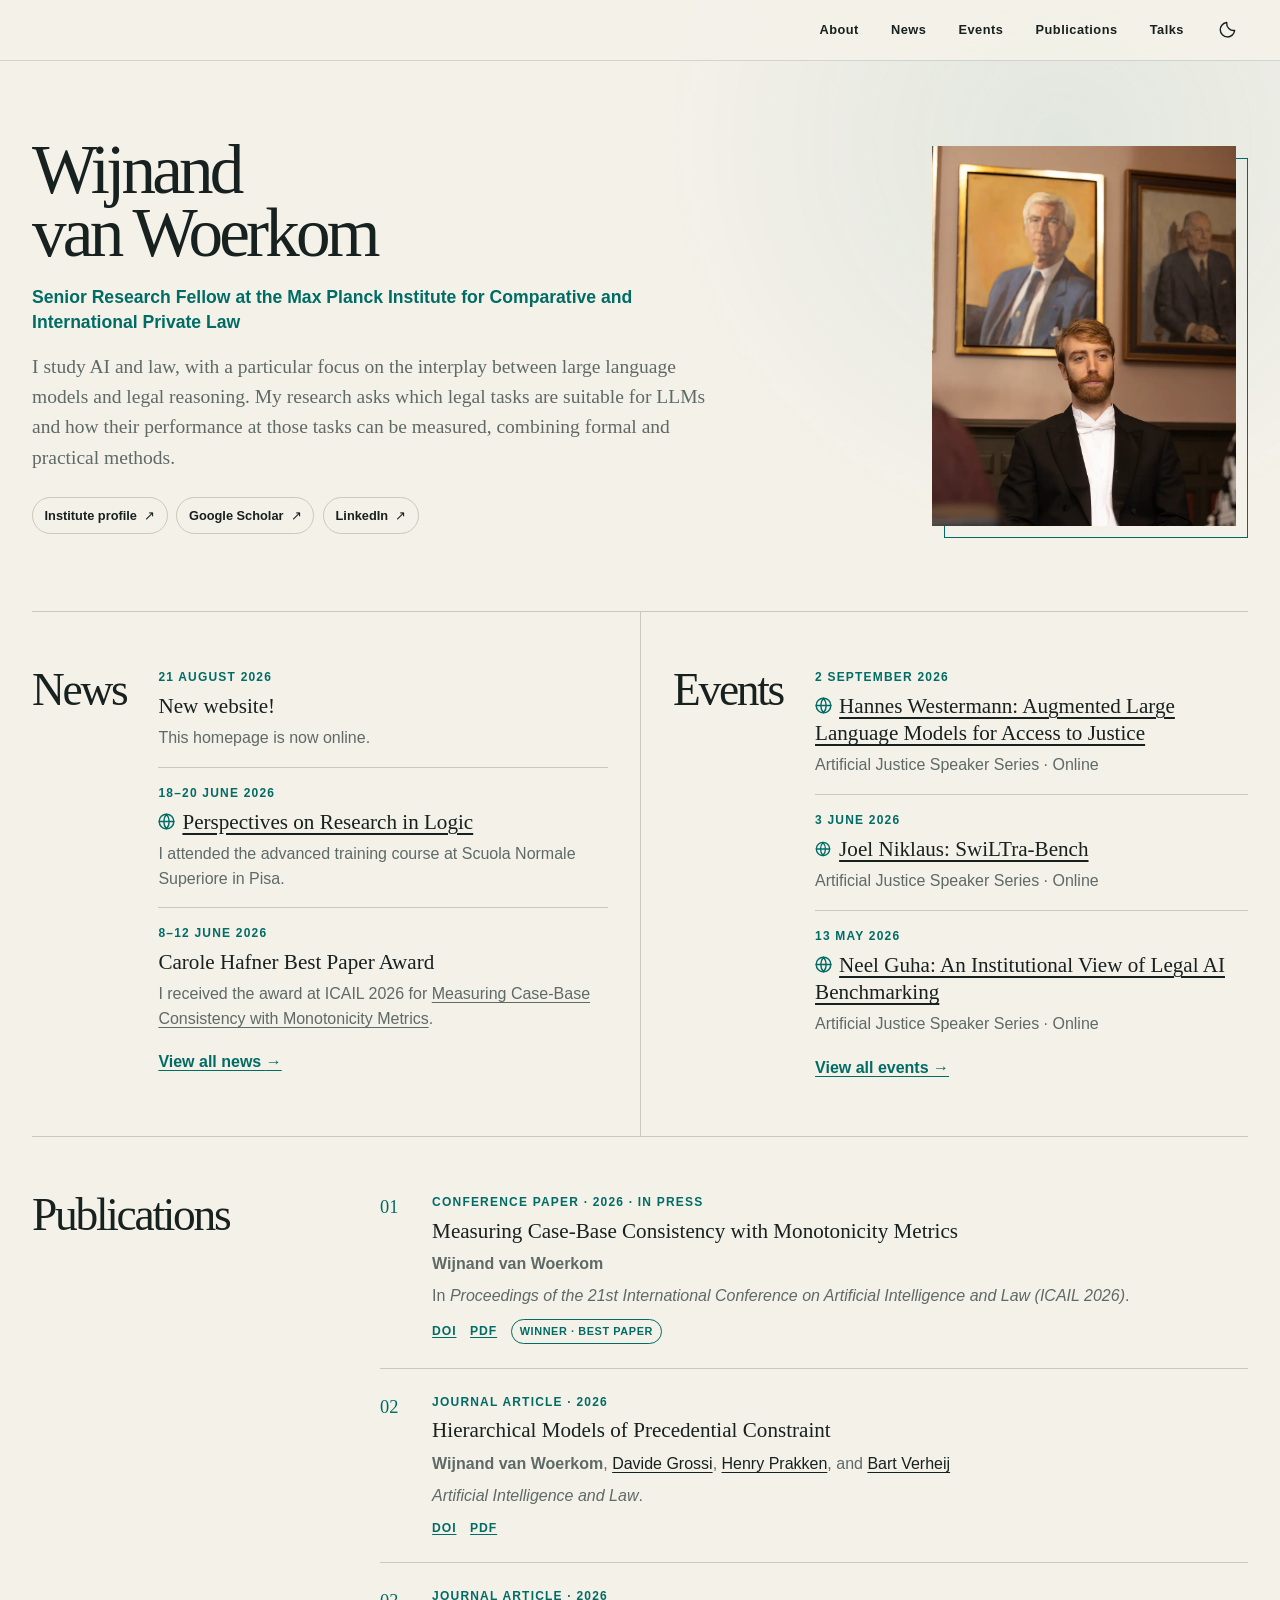
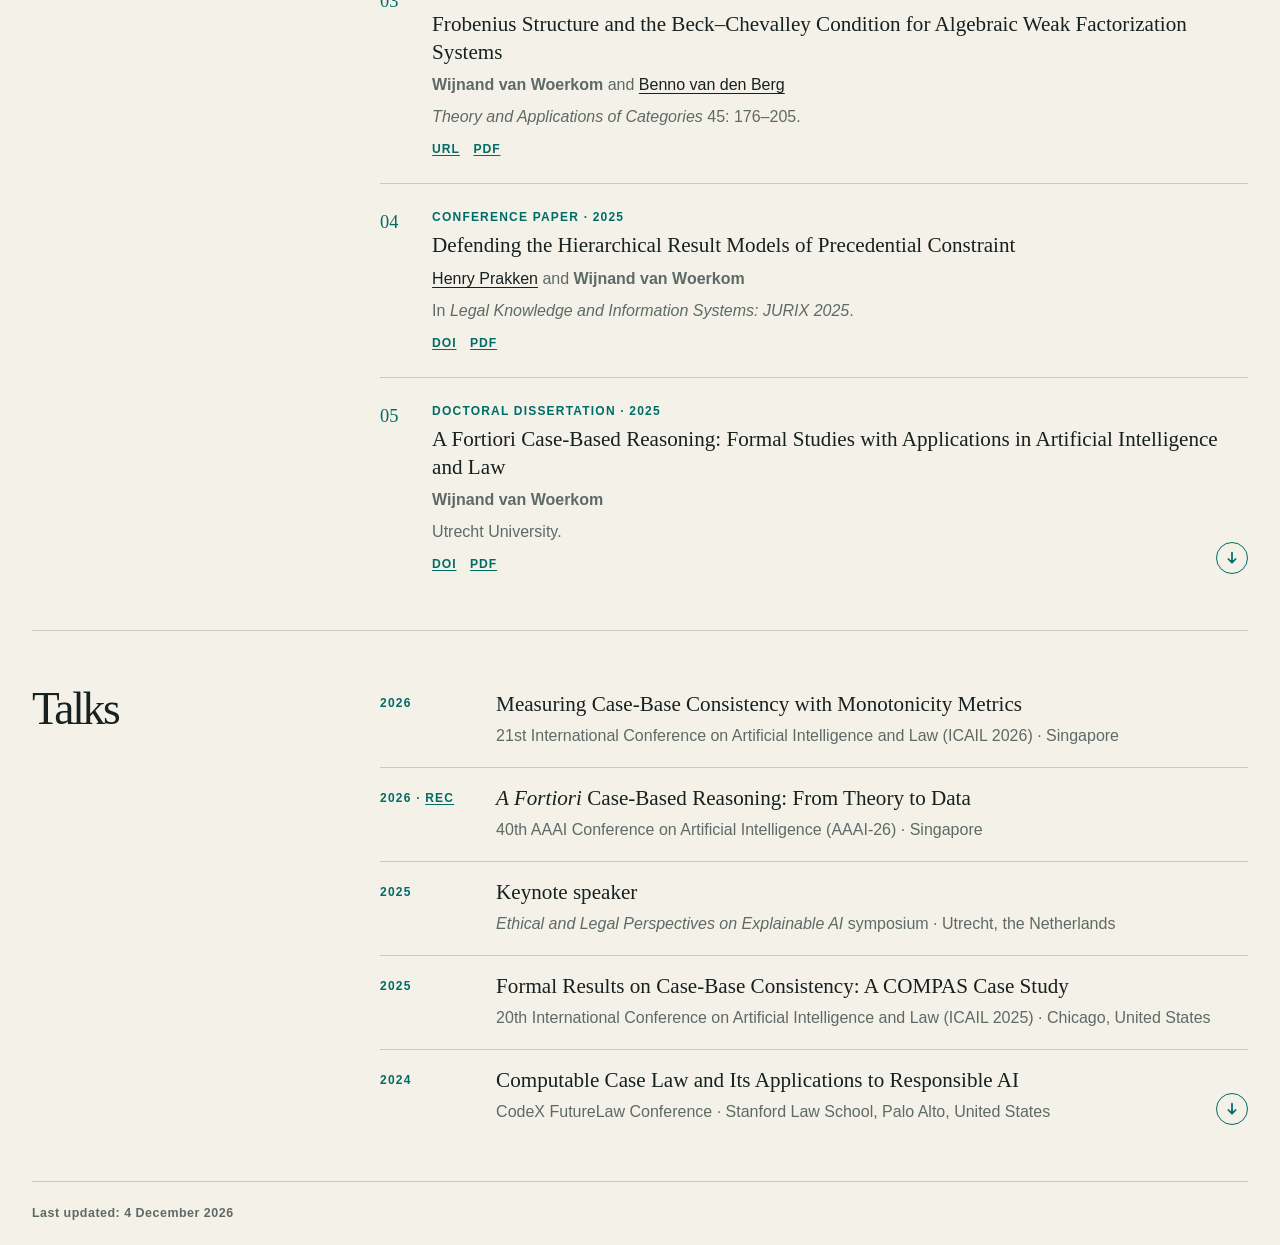
<file: index.html>
<!doctype html>
<html lang="en">
  <head>
    <meta charset="utf-8">
    <meta name="viewport" content="width=device-width, initial-scale=1">
    <meta name="theme-color" content="#f4f1e9">
    <meta
      name="description"
      content="Wijnand van Woerkom is a researcher working on artificial intelligence, law, and legal reasoning."
    >
    <title>Wijnand van Woerkom</title>
    <link rel="icon" href="favicon.ico?v=1" sizes="16x16 32x32 48x48 64x64">
    <link rel="icon" href="assets/icons/favicon.svg?v=13" type="image/svg+xml" sizes="any">
    <link rel="icon" href="assets/icons/favicon-32.png?v=13" sizes="32x32" type="image/png">
    <link rel="apple-touch-icon" href="assets/icons/apple-touch-icon.png?v=13">
    <script src="scripts/theme.js?v=1"></script>
    <link rel="stylesheet" href="styles.css?v=20">
    <script src="scripts/site.js?v=14" defer></script>
    <!-- Cloudflare Web Analytics -->
    <script
      type="module"
      src="https://static.cloudflareinsights.com/beacon.min.js"
      data-cf-beacon='{"token":"e0fe1af6a7254c2898507b56984e4957"}'
    ></script>
    <!-- End Cloudflare Web Analytics -->
  </head>
  <body id="top">
    <a class="skip-link" href="#main-content">Skip to main content</a>

    <header class="site-header">
      <div class="header-inner">
        <nav aria-label="Primary navigation">
          <a href="#about">About</a>
          <a href="#news">News</a>
          <a href="#events">Events</a>
          <a href="#publications">Publications</a>
          <a href="#talks">Talks</a>
        </nav>
        <button class="theme-toggle" type="button" data-theme-toggle aria-label="Switch to dark mode" title="Switch to dark mode" hidden>
          <svg class="theme-icon-moon" viewBox="0 0 24 24" aria-hidden="true" focusable="false">
            <path d="M20.8 13.1A9 9 0 0 1 10.9 3.2a9 9 0 1 0 9.9 9.9Z"></path>
          </svg>
          <svg class="theme-icon-sun" viewBox="0 0 24 24" aria-hidden="true" focusable="false">
            <circle cx="12" cy="12" r="4"></circle>
            <path d="M12 2v2M12 20v2M2 12h2M20 12h2M4.93 4.93l1.42 1.42M17.65 17.65l1.42 1.42M4.93 19.07l1.42-1.42M17.65 6.35l1.42-1.42"></path>
          </svg>
        </button>
      </div>
    </header>

    <main id="main-content">
      <section class="hero" id="about" aria-labelledby="page-title">
        <div class="hero-copy">
          <h1 id="page-title" class="name-heading" aria-label="Wijnand van Woerkom">
            <span class="name-part" data-pronunciation-part data-pronunciation-name="Wijnand">
              <button
                class="name-toggle"
                type="button"
                aria-expanded="false"
                aria-label="Show the pronunciation of Wijnand"
                data-pronunciation-toggle
              >
                <span class="name-standard" aria-hidden="true">Wijnand</span>
                <span class="name-ipa" aria-hidden="true">/ˈʋɛi̯.nɑnt/</span>
              </button>
              <button
                class="pronunciation-play"
                type="button"
                aria-label="Play the pronunciation of Wijnand"
                data-pronunciation-play="pronunciation-wijnand"
                hidden
              >
                <svg viewBox="0 0 24 24" aria-hidden="true">
                  <path d="M4 9v6h4l5 4V5L8 9H4Z"></path>
                  <path d="M16 8.5a5 5 0 0 1 0 7M18.5 6a8.5 8.5 0 0 1 0 12"></path>
                </svg>
              </button>
              <audio id="pronunciation-wijnand" src="assets/audio/wijnand.mp3" preload="none"></audio>
            </span>
            <span class="name-part" data-pronunciation-part data-pronunciation-name="van Woerkom">
              <button
                class="name-toggle"
                type="button"
                aria-expanded="false"
                aria-label="Show the pronunciation of van Woerkom"
                data-pronunciation-toggle
              >
                <span class="name-standard" aria-hidden="true">van Woerkom</span>
                <span class="name-ipa" aria-hidden="true">/fɑn ˈʋuːr.kɔm/</span>
              </button>
              <button
                class="pronunciation-play"
                type="button"
                aria-label="Play the pronunciation of van Woerkom"
                data-pronunciation-play="pronunciation-van-woerkom"
                hidden
              >
                <svg viewBox="0 0 24 24" aria-hidden="true">
                  <path d="M4 9v6h4l5 4V5L8 9H4Z"></path>
                  <path d="M16 8.5a5 5 0 0 1 0 7M18.5 6a8.5 8.5 0 0 1 0 12"></path>
                </svg>
              </button>
              <audio id="pronunciation-van-woerkom" src="assets/audio/vanwoerkom.mp3" preload="none"></audio>
            </span>
          </h1>
          <p class="role">
            Senior Research Fellow at the Max Planck Institute for Comparative and
            International Private Law
          </p>
          <p class="introduction">
            I study AI and law, with a particular focus on the interplay between large
            language models and legal reasoning. My research asks which legal tasks are
            suitable for LLMs and how their performance at those tasks can be measured,
            combining formal and practical methods.
          </p>

          <ul class="profile-links" aria-label="External profiles">
            <li>
              <a href="https://www.mpipriv.de/vanwoerkom">Institute profile <span aria-hidden="true">↗</span></a>
            </li>
            <li>
              <a href="https://scholar.google.com/citations?user=RA7F5CwAAAAJ">Google Scholar <span aria-hidden="true">↗</span></a>
            </li>
            <li>
              <a href="https://www.linkedin.com/in/wijn/">LinkedIn <span aria-hidden="true">↗</span></a>
            </li>
          </ul>
        </div>

        <figure class="portrait-wrap">
          <span class="portrait-accent" aria-hidden="true"></span>
          <img
            class="portrait"
            src="assets/images/portraits/wijnand-portrait-1.webp?v=3"
            data-random-portrait
            data-portraits="assets/images/portraits/wijnand-portrait-1.webp?v=3|assets/images/portraits/wijnand-portrait-2.webp?v=3|assets/images/portraits/wijnand-portrait-3.webp?v=3|assets/images/portraits/wijnand-portrait-4.webp?v=3"
            alt="Wijnand van Woerkom"
            width="960"
            height="1200"
            fetchpriority="high"
          >
        </figure>
      </section>

      <section class="split-section" aria-label="Latest news and events">
        <article class="split-panel" id="news" aria-labelledby="news-heading">
          <header class="section-heading">
            <h2 id="news-heading">News</h2>
          </header>
          <div class="section-content">
            <ul class="preview-list">
              <!-- Keep these first three entries in sync with news.html. -->
              <li>
                <time datetime="2026-08-21">21 August 2026</time>
                <div>
                  <h3>New website!</h3>
                  <p>This homepage is now online.</p>
                </div>
              </li>
              <li>
                <time datetime="2026-06-18">18–20 June 2026</time>
                <div>
                  <h3><a href="https://www.sns.it/it/evento/perspectives-research-logic">Perspectives on Research in Logic</a></h3>
                  <p>I attended the advanced training course at Scuola Normale Superiore in Pisa.</p>
                </div>
              </li>
              <li>
                <time datetime="2026-06-08">8–12 June 2026</time>
                <div>
                  <h3>Carole Hafner Best Paper Award</h3>
                  <p>
                    I received the award at ICAIL 2026 for
                    <a href="assets/documents/publications/woerkom2026measuringcasebase.pdf">Measuring Case-Base Consistency with Monotonicity Metrics</a>.
                  </p>
                </div>
              </li>
            </ul>
            <a class="text-link" href="news.html">View all news <span aria-hidden="true">→</span></a>
          </div>
        </article>

        <article class="split-panel" id="events" aria-labelledby="events-heading">
          <header class="section-heading">
            <h2 id="events-heading">Events</h2>
          </header>
          <div class="section-content">
            <ul class="preview-list">
              <!-- Keep these first three entries in sync with events.html. -->
              <li>
                <time datetime="2026-09-02">2 September 2026</time>
                <div>
                  <h3>
                    <a href="https://www.mpipriv.de/events/46498/1929073">Hannes Westermann: Augmented Large Language Models for Access to Justice</a>
                  </h3>
                  <p>Artificial Justice Speaker Series · Online</p>
                </div>
              </li>
              <li>
                <time datetime="2026-06-03">3 June 2026</time>
                <div>
                  <h3>
                    <a href="https://www.mpipriv.de/events/45762/1929073">Joel Niklaus: SwiLTra-Bench</a>
                  </h3>
                  <p>Artificial Justice Speaker Series · Online</p>
                </div>
              </li>
              <li>
                <time datetime="2026-05-13">13 May 2026</time>
                <div>
                  <h3>
                    <a href="https://www.mpipriv.de/events/45510/1929073">Neel Guha: An Institutional View of Legal AI Benchmarking</a>
                  </h3>
                  <p>Artificial Justice Speaker Series · Online</p>
                </div>
              </li>
            </ul>
            <a class="text-link" href="events.html">View all events <span aria-hidden="true">→</span></a>
          </div>
        </article>
      </section>

      <section class="content-section" id="publications" aria-labelledby="publications-heading">
        <header class="section-heading">
          <h2 id="publications-heading">Publications</h2>
        </header>
        <div class="section-content">
          <ol class="publication-list" id="publication-list">
            <li>
              <article>
                <p class="entry-type">Conference paper · 2026 · In press</p>
                <h3>Measuring Case-Base Consistency with Monotonicity Metrics</h3>
                <p class="authors"><strong>Wijnand van Woerkom</strong></p>
                <p class="citation">In <em>Proceedings of the 21st International Conference on Artificial Intelligence and Law (ICAIL 2026)</em>.</p>
                <p class="entry-links">
                  <a href="https://doi.org/10.1145/3836937.3836975">DOI</a>
                  <a href="assets/documents/publications/woerkom2026measuringcasebase.pdf">PDF</a>
                  <span class="award-badge">Winner · Best Paper</span>
                </p>
              </article>
            </li>
            <li>
              <article>
                <p class="entry-type">Journal article · 2026</p>
                <h3>Hierarchical Models of Precedential Constraint</h3>
                <p class="authors">
                  <strong>Wijnand van Woerkom</strong>,
                  <a href="https://davidegrossi.me/">Davide Grossi</a>,
                  <a href="https://webspace.science.uu.nl/~prakk101/">Henry Prakken</a>, and
                  <a href="https://www.ai.rug.nl/~verheij/">Bart Verheij</a>
                </p>
                <p class="citation"><em>Artificial Intelligence and Law</em>.</p>
                <p class="entry-links">
                  <a href="https://doi.org/10.1007/s10506-025-09461-x">DOI</a>
                  <a href="assets/documents/publications/woerkom2026hierarchicalmodelsprecedential.pdf">PDF</a>
                </p>
              </article>
            </li>
            <li>
              <article>
                <p class="entry-type">Journal article · 2026</p>
                <h3>Frobenius Structure and the Beck–Chevalley Condition for Algebraic Weak Factorization Systems</h3>
                <p class="authors">
                  <strong>Wijnand van Woerkom</strong> and
                  <a href="https://www.uva.nl/profiel/b/e/b.vandenberg3/b.van-den-berg.html">Benno van den Berg</a>
                </p>
                <p class="citation"><em>Theory and Applications of Categories</em> 45: 176–205.</p>
                <p class="entry-links">
                  <a href="https://tac.mta.ca/tac/volumes/45/5/45-05abs.html">URL</a>
                  <a href="assets/documents/publications/woerkom2026frobeniusstructurecondition.pdf">PDF</a>
                </p>
              </article>
            </li>
            <li>
              <article>
                <p class="entry-type">Conference paper · 2025</p>
                <h3>Defending the Hierarchical Result Models of Precedential Constraint</h3>
                <p class="authors">
                  <a href="https://webspace.science.uu.nl/~prakk101/">Henry Prakken</a> and <strong>Wijnand van Woerkom</strong>
                </p>
                <p class="citation">In <em>Legal Knowledge and Information Systems: JURIX 2025</em>.</p>
                <p class="entry-links">
                  <a href="https://doi.org/10.3233/FAIA251608">DOI</a>
                  <a href="assets/documents/publications/prakken2025defendinghierarchicalresult.pdf">PDF</a>
                </p>
              </article>
            </li>
            <li>
              <article>
                <p class="entry-type">Doctoral dissertation · 2025</p>
                <h3>A Fortiori Case-Based Reasoning: Formal Studies with Applications in Artificial Intelligence and Law</h3>
                <p class="authors"><strong>Wijnand van Woerkom</strong></p>
                <p class="citation">Utrecht University.</p>
                <p class="entry-links">
                  <a href="https://doi.org/10.33540/2994">DOI</a>
                  <a href="assets/documents/publications/proefschrift_web.pdf">PDF</a>
                </p>
              </article>
            </li>
            <li>
              <article>
                <p class="entry-type">Conference paper · 2025</p>
                <h3>Formal Results on Case-Base Consistency: A COMPAS Case Study</h3>
                <p class="authors"><strong>Wijnand van Woerkom</strong></p>
                <p class="citation">In <em>Proceedings of the 20th International Conference on Artificial Intelligence and Law (ICAIL 2025)</em>.</p>
                <p class="entry-links">
                  <a href="https://doi.org/10.1145/3769126.3769190">DOI</a>
                  <a href="assets/documents/publications/woerkom2025formalresultscase.pdf">PDF</a>
                  <span class="award-badge">Winner · Best Student Paper</span>
                </p>
              </article>
            </li>
            <li>
              <article>
                <p class="entry-type">Conference paper · 2024</p>
                <h3>A Case-Based-Reasoning Analysis of the COMPAS Dataset</h3>
                <p class="authors">
                  <strong>Wijnand van Woerkom</strong>,
                  <a href="https://davidegrossi.me/">Davide Grossi</a>,
                  <a href="https://webspace.science.uu.nl/~prakk101/">Henry Prakken</a>, and
                  <a href="https://www.ai.rug.nl/~verheij/">Bart Verheij</a>
                </p>
                <p class="citation">In <em>Legal Knowledge and Information Systems: JURIX 2024</em>.</p>
                <p class="entry-links">
                  <a href="https://doi.org/10.3233/FAIA241244">DOI</a>
                  <a href="assets/documents/publications/woerkom2024cbranalysiscompas.pdf">PDF</a>
                  <span class="award-badge award-badge-secondary">Runner-up · Best Student Paper</span>
                </p>
              </article>
            </li>
            <li>
              <article>
                <p class="entry-type">Journal article · 2024</p>
                <h3>A Fortiori Case-Based Reasoning: From Theory to Data</h3>
                <p class="authors">
                  <strong>Wijnand van Woerkom</strong>,
                  <a href="https://davidegrossi.me/">Davide Grossi</a>,
                  <a href="https://webspace.science.uu.nl/~prakk101/">Henry Prakken</a>, and
                  <a href="https://www.ai.rug.nl/~verheij/">Bart Verheij</a>
                </p>
                <p class="citation"><em>Journal of Artificial Intelligence Research</em> 81: 401–441.</p>
                <p class="entry-links">
                  <a href="https://doi.org/10.1613/jair.1.15178">DOI</a>
                  <a href="assets/documents/publications/woerkom2024fortioricbrtheory.pdf">PDF</a>
                </p>
              </article>
            </li>
            <li>
              <article>
                <p class="entry-type">Conference paper · 2023</p>
                <h3>Hierarchical a Fortiori Reasoning with Dimensions</h3>
                <p class="authors">
                  <strong>Wijnand van Woerkom</strong>,
                  <a href="https://davidegrossi.me/">Davide Grossi</a>,
                  <a href="https://webspace.science.uu.nl/~prakk101/">Henry Prakken</a>, and
                  <a href="https://www.ai.rug.nl/~verheij/">Bart Verheij</a>
                </p>
                <p class="citation">In <em>Legal Knowledge and Information Systems: JURIX 2023</em>.</p>
                <p class="entry-links">
                  <a href="https://doi.org/10.3233/FAIA230944">DOI</a>
                  <a href="assets/documents/publications/woerkom2023hierarchicalreasoningdimensions.pdf">PDF</a>
                </p>
              </article>
            </li>
            <li>
              <article>
                <p class="entry-type">Conference paper · 2023</p>
                <h3>Hierarchical Precedential Constraint</h3>
                <p class="authors">
                  <strong>Wijnand van Woerkom</strong>,
                  <a href="https://davidegrossi.me/">Davide Grossi</a>,
                  <a href="https://webspace.science.uu.nl/~prakk101/">Henry Prakken</a>, and
                  <a href="https://www.ai.rug.nl/~verheij/">Bart Verheij</a>
                </p>
                <p class="citation">In <em>Proceedings of the 19th International Conference on Artificial Intelligence and Law (ICAIL 2023)</em>.</p>
                <p class="entry-links">
                  <a href="https://doi.org/10.1145/3594536.3595154">DOI</a>
                  <a href="assets/documents/publications/woerkom2023hierarchicalprecedentialconstraint.pdf">PDF</a>
                </p>
              </article>
            </li>
            <li>
              <article>
                <p class="entry-type">Workshop paper · 2022</p>
                <h3>Justification in Case-Based Reasoning</h3>
                <p class="authors">
                  <strong>Wijnand van Woerkom</strong>,
                  <a href="https://davidegrossi.me/">Davide Grossi</a>,
                  <a href="https://webspace.science.uu.nl/~prakk101/">Henry Prakken</a>, and
                  <a href="https://www.ai.rug.nl/~verheij/">Bart Verheij</a>
                </p>
                <p class="citation">In <em>Proceedings of the 1st International Workshop on Argumentation for eXplainable AI (ArgXAI 2022)</em>.</p>
                <p class="entry-links">
                  <a href="https://ceur-ws.org/Vol-3209/#5942">URL</a>
                  <a href="assets/documents/publications/woerkom2022justificationincbr.pdf">PDF</a>
                </p>
              </article>
            </li>
            <li>
              <article>
                <p class="entry-type">Conference paper · 2022</p>
                <h3>Landmarks in Case-Based Reasoning: From Theory to Data</h3>
                <p class="authors">
                  <strong>Wijnand van Woerkom</strong>,
                  <a href="https://davidegrossi.me/">Davide Grossi</a>,
                  <a href="https://webspace.science.uu.nl/~prakk101/">Henry Prakken</a>, and
                  <a href="https://www.ai.rug.nl/~verheij/">Bart Verheij</a>
                </p>
                <p class="citation">In <em>HHAI 2022: Augmenting Human Intellect</em>.</p>
                <p class="entry-links">
                  <a href="https://doi.org/10.3233/FAIA220200">DOI</a>
                  <a href="assets/documents/publications/woerkom2022landmarksincbr.pdf">PDF</a>
                  <span class="award-badge award-badge-secondary">Runner-up · Best Paper</span>
                </p>
              </article>
            </li>
          </ol>
          <button
            class="publication-toggle"
            type="button"
            aria-label="Expand publication list"
            aria-expanded="false"
            aria-controls="publication-list"
            data-publication-toggle
            hidden
          >
            <svg class="toggle-icon" viewBox="0 0 24 24" data-toggle-indicator aria-hidden="true">
              <path d="M12 4v15M6.5 13.5 12 19l5.5-5.5"></path>
            </svg>
          </button>
        </div>
      </section>

      <section class="content-section" id="talks" aria-labelledby="talks-heading">
        <header class="section-heading">
          <h2 id="talks-heading">Talks</h2>
        </header>
        <div class="section-content">
          <ul class="event-list" id="talk-list">
            <li>
              <p class="entry-date">2026</p>
              <div>
                <h3>Measuring Case-Base Consistency with Monotonicity Metrics</h3>
                <p>21st International Conference on Artificial Intelligence and Law (ICAIL 2026) · Singapore</p>
              </div>
            </li>
            <li>
              <p class="entry-date">
                2026 <span aria-hidden="true">·</span>
                <a
                  class="recording-link"
                  href="https://underline.io/lecture/143547-a-fortiori-case-based-reasoning-from-theory-to-data"
                  aria-label="Recording of A Fortiori Case-Based Reasoning: From Theory to Data"
                >REC</a>
              </p>
              <div>
                <h3><em>A Fortiori</em> Case-Based Reasoning: From Theory to Data</h3>
                <p>40th AAAI Conference on Artificial Intelligence (AAAI-26) · Singapore</p>
              </div>
            </li>
            <li>
              <p class="entry-date">2025</p>
              <div>
                <h3>Keynote speaker</h3>
                <p><em>Ethical and Legal Perspectives on Explainable AI</em> symposium · Utrecht, the Netherlands</p>
              </div>
            </li>
            <li>
              <p class="entry-date">2025</p>
              <div>
                <h3>Formal Results on Case-Base Consistency: A COMPAS Case Study</h3>
                <p>20th International Conference on Artificial Intelligence and Law (ICAIL 2025) · Chicago, United States</p>
              </div>
            </li>
            <li>
              <p class="entry-date">2024</p>
              <div>
                <h3>Computable Case Law and Its Applications to Responsible AI</h3>
                <p>CodeX FutureLaw Conference · Stanford Law School, Palo Alto, United States</p>
              </div>
            </li>
            <li>
              <p class="entry-date">2024</p>
              <div>
                <h3><em>A Fortiori</em> Case-Based Reasoning: From Theory to Data</h3>
                <p>Joint International Scientific Conferences on AI and Machine Learning (BNAIC 2024) · Utrecht, the Netherlands</p>
              </div>
            </li>
            <li>
              <p class="entry-date">2023</p>
              <div>
                <h3>Hierarchical <em>A Fortiori</em> Reasoning with Dimensions</h3>
                <p>36th International Conference on Legal Knowledge and Information Systems (JURIX 2023) · Maastricht, the Netherlands</p>
              </div>
            </li>
            <li>
              <p class="entry-date">2023</p>
              <div>
                <h3>Hierarchical Precedential Constraint</h3>
                <p>19th International Conference on Artificial Intelligence and Law (ICAIL 2023) · Braga, Portugal</p>
              </div>
            </li>
            <li>
              <p class="entry-date">2022</p>
              <div>
                <h3>Justification in Case-Based Reasoning</h3>
                <p>1st International Workshop on Argumentation for eXplainable AI (ArgXAI 2022) · Cardiff, Wales</p>
              </div>
            </li>
            <li>
              <p class="entry-date">2022</p>
              <div>
                <h3>Landmarks in Case-Based Reasoning</h3>
                <p>1st International Conference on Hybrid Human-Machine Intelligence (HHAI 2022) · Vrije Universiteit Amsterdam, the Netherlands</p>
              </div>
            </li>
            <li>
              <p class="entry-date">
                2022 <span aria-hidden="true">·</span>
                <a
                  class="recording-link"
                  href="https://www.youtube.com/watch?v=cjKWL9bQHso"
                  aria-label="Recording of The Frobenius Property for Algebraic Weak Factorisation Systems"
                >REC</a>
              </p>
              <div>
                <h3>The Frobenius Property for Algebraic Weak Factorisation Systems</h3>
                <p>Dutch Categories and Types Seminar · University of Amsterdam, the Netherlands</p>
              </div>
            </li>
          </ul>
          <button
            class="publication-toggle"
            type="button"
            aria-label="Expand talk list"
            aria-expanded="false"
            aria-controls="talk-list"
            data-talk-toggle
            hidden
          >
            <svg class="toggle-icon" viewBox="0 0 24 24" data-toggle-indicator aria-hidden="true">
              <path d="M12 4v15M6.5 13.5 12 19l5.5-5.5"></path>
            </svg>
          </button>
        </div>
      </section>
    </main>

    <footer class="site-footer">
      <p>Last updated: <time data-last-updated>recently</time></p>
    </footer>
  </body>
</html>
</file>
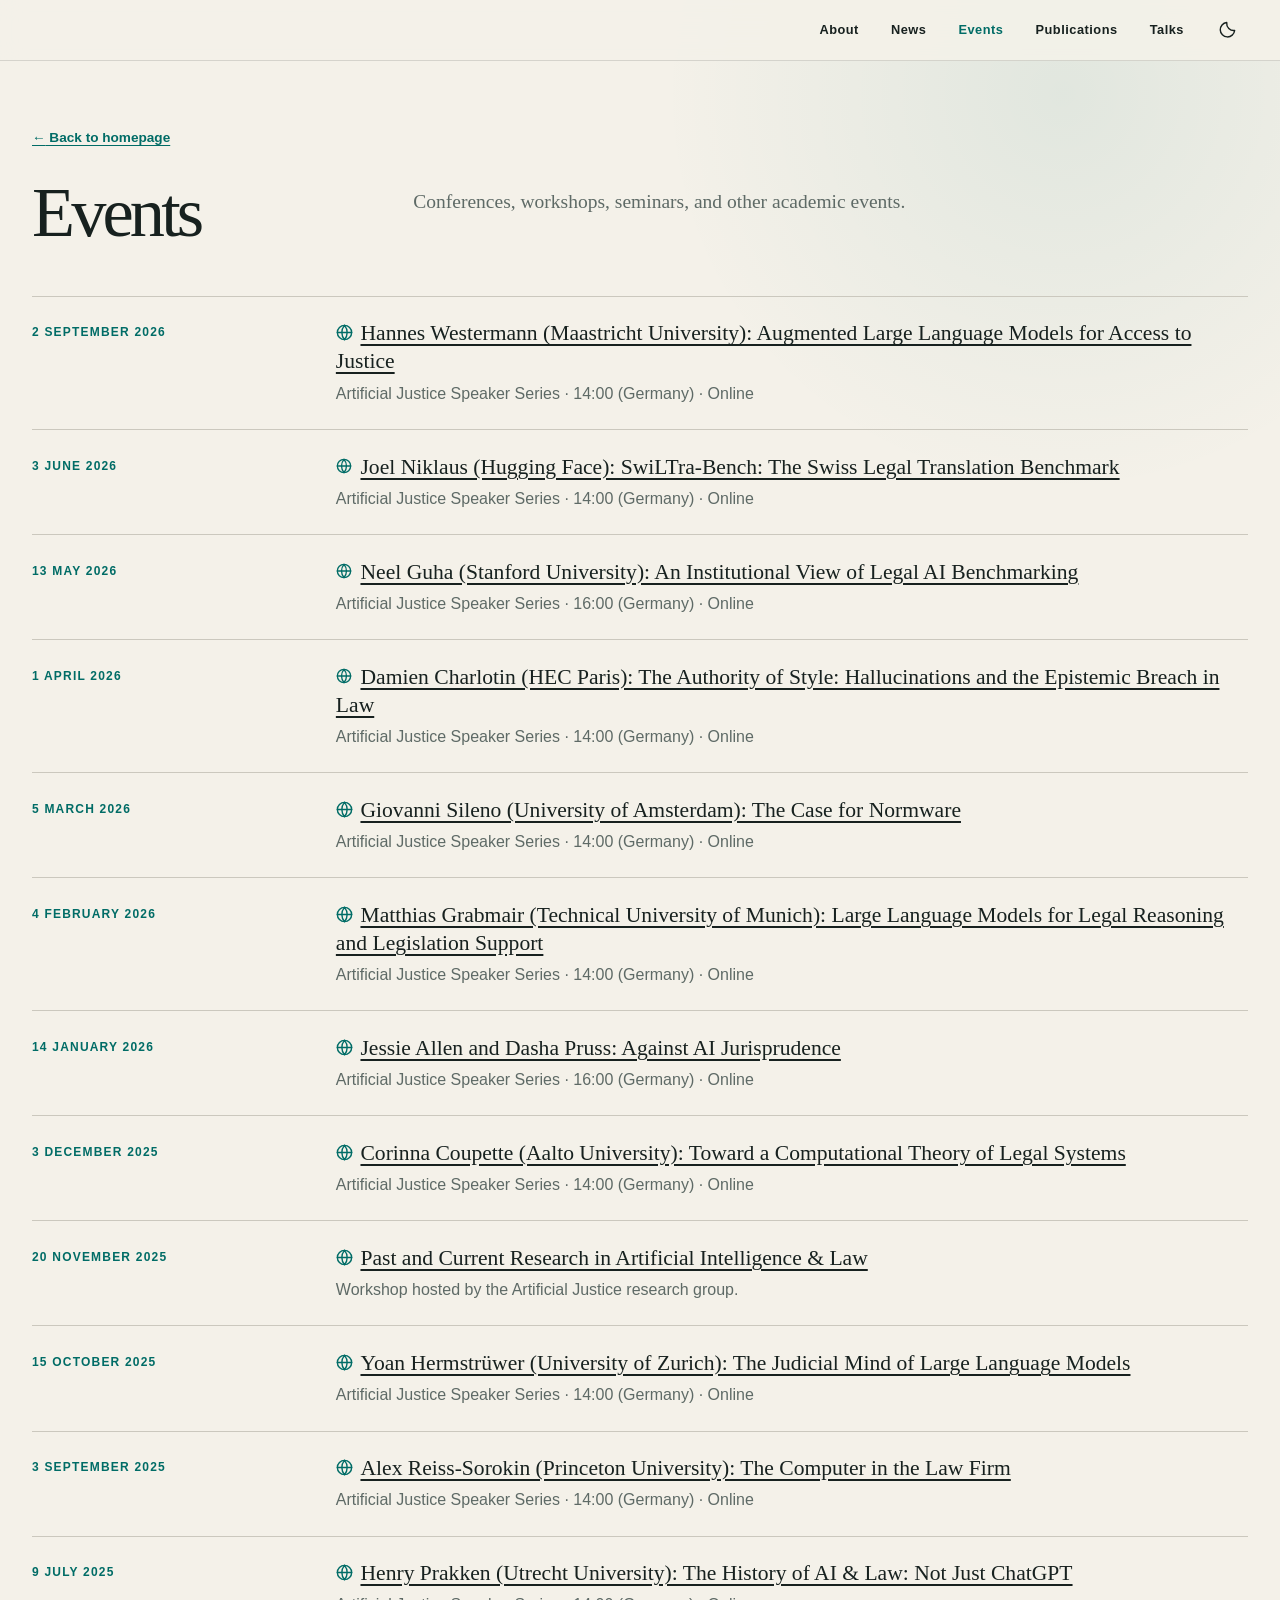
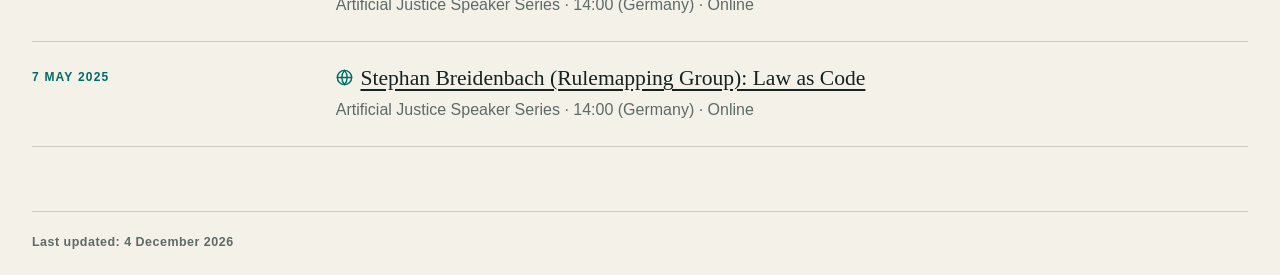
<file: events.html>
<!doctype html>
<html lang="en">
  <head>
    <meta charset="utf-8">
    <meta name="viewport" content="width=device-width, initial-scale=1">
    <meta name="theme-color" content="#f4f1e9">
    <meta name="description" content="Conferences, workshops, seminars, and other academic events.">
    <title>Events — Wijnand van Woerkom</title>
    <link rel="icon" href="favicon.ico?v=1" sizes="16x16 32x32 48x48 64x64">
    <link rel="icon" href="assets/icons/favicon.svg?v=13" type="image/svg+xml" sizes="any">
    <link rel="icon" href="assets/icons/favicon-32.png?v=13" sizes="32x32" type="image/png">
    <link rel="apple-touch-icon" href="assets/icons/apple-touch-icon.png?v=13">
    <script src="scripts/theme.js?v=1"></script>
    <link rel="stylesheet" href="styles.css?v=20">
    <script src="scripts/site.js?v=14" defer></script>
    <!-- Cloudflare Web Analytics -->
    <script
      type="module"
      src="https://static.cloudflareinsights.com/beacon.min.js"
      data-cf-beacon='{"token":"e0fe1af6a7254c2898507b56984e4957"}'
    ></script>
    <!-- End Cloudflare Web Analytics -->
  </head>
  <body>
    <a class="skip-link" href="#main-content">Skip to main content</a>

    <header class="site-header">
      <div class="header-inner">
        <nav aria-label="Primary navigation">
          <a href="index.html#about">About</a>
          <a href="news.html">News</a>
          <a href="events.html" aria-current="page">Events</a>
          <a href="index.html#publications">Publications</a>
          <a href="index.html#talks">Talks</a>
        </nav>
        <button class="theme-toggle" type="button" data-theme-toggle aria-label="Switch to dark mode" title="Switch to dark mode" hidden>
          <svg class="theme-icon-moon" viewBox="0 0 24 24" aria-hidden="true" focusable="false">
            <path d="M20.8 13.1A9 9 0 0 1 10.9 3.2a9 9 0 1 0 9.9 9.9Z"></path>
          </svg>
          <svg class="theme-icon-sun" viewBox="0 0 24 24" aria-hidden="true" focusable="false">
            <circle cx="12" cy="12" r="4"></circle>
            <path d="M12 2v2M12 20v2M2 12h2M20 12h2M4.93 4.93l1.42 1.42M17.65 17.65l1.42 1.42M4.93 19.07l1.42-1.42M17.65 6.35l1.42-1.42"></path>
          </svg>
        </button>
      </div>
    </header>

    <main class="listing-page" id="main-content">
      <a class="back-link" href="index.html#events"><span aria-hidden="true">←</span> Back to homepage</a>
      <header class="listing-intro">
        <h1>Events</h1>
        <p>Conferences, workshops, seminars, and other academic events.</p>
      </header>

      <ol class="archive-list">
        <!-- Add new entries at the top and copy the first three to index.html. -->
        <li>
          <time datetime="2026-09-02">2 September 2026</time>
          <div>
            <h2>
              <a href="https://www.mpipriv.de/events/46498/1929073">Hannes Westermann (Maastricht University): Augmented Large Language Models for Access to Justice</a>
            </h2>
            <p>Artificial Justice Speaker Series · 14:00 (Germany) · Online</p>
          </div>
        </li>
        <li>
          <time datetime="2026-06-03">3 June 2026</time>
          <div>
            <h2>
              <a href="https://www.mpipriv.de/events/45762/1929073">Joel Niklaus (Hugging Face): SwiLTra-Bench: The Swiss Legal Translation Benchmark</a>
            </h2>
            <p>Artificial Justice Speaker Series · 14:00 (Germany) · Online</p>
          </div>
        </li>
        <li>
          <time datetime="2026-05-13">13 May 2026</time>
          <div>
            <h2>
              <a href="https://www.mpipriv.de/events/45510/1929073">Neel Guha (Stanford University): An Institutional View of Legal AI Benchmarking</a>
            </h2>
            <p>Artificial Justice Speaker Series · 16:00 (Germany) · Online</p>
          </div>
        </li>
        <li>
          <time datetime="2026-04-01">1 April 2026</time>
          <div>
            <h2>
              <a href="https://www.mpipriv.de/events/45052/1929073">Damien Charlotin (HEC Paris): The Authority of Style: Hallucinations and the Epistemic Breach in Law</a>
            </h2>
            <p>Artificial Justice Speaker Series · 14:00 (Germany) · Online</p>
          </div>
        </li>
        <li>
          <time datetime="2026-03-05">5 March 2026</time>
          <div>
            <h2>
              <a href="https://www.mpipriv.de/events/44891/1929073">Giovanni Sileno (University of Amsterdam): The Case for Normware</a>
            </h2>
            <p>Artificial Justice Speaker Series · 14:00 (Germany) · Online</p>
          </div>
        </li>
        <li>
          <time datetime="2026-02-04">4 February 2026</time>
          <div>
            <h2>
              <a href="https://www.mpipriv.de/events/44492/1929073">Matthias Grabmair (Technical University of Munich): Large Language Models for Legal Reasoning and Legislation Support</a>
            </h2>
            <p>Artificial Justice Speaker Series · 14:00 (Germany) · Online</p>
          </div>
        </li>
        <li>
          <time datetime="2026-01-14">14 January 2026</time>
          <div>
            <h2>
              <a href="https://www.mpipriv.de/events/44152/1929073">Jessie Allen and Dasha Pruss: Against AI Jurisprudence</a>
            </h2>
            <p>Artificial Justice Speaker Series · 16:00 (Germany) · Online</p>
          </div>
        </li>
        <li>
          <time datetime="2025-12-03">3 December 2025</time>
          <div>
            <h2>
              <a href="https://www.mpipriv.de/events/43882/1929073">Corinna Coupette (Aalto University): Toward a Computational Theory of Legal Systems</a>
            </h2>
            <p>Artificial Justice Speaker Series · 14:00 (Germany) · Online</p>
          </div>
        </li>
        <li>
          <time datetime="2025-11-20">20 November 2025</time>
          <div>
            <h2>
              <a href="https://www.mpipriv.de/1979161/research-group-news">Past and Current Research in Artificial Intelligence &amp; Law</a>
            </h2>
            <p>Workshop hosted by the Artificial Justice research group.</p>
          </div>
        </li>
        <li>
          <time datetime="2025-10-15">15 October 2025</time>
          <div>
            <h2>
              <a href="https://www.mpipriv.de/events/43314/1929073">Yoan Hermstrüwer (University of Zurich): The Judicial Mind of Large Language Models</a>
            </h2>
            <p>Artificial Justice Speaker Series · 14:00 (Germany) · Online</p>
          </div>
        </li>
        <li>
          <time datetime="2025-09-03">3 September 2025</time>
          <div>
            <h2>
              <a href="https://www.mpipriv.de/events/42807/1929073">Alex Reiss-Sorokin (Princeton University): The Computer in the Law Firm</a>
            </h2>
            <p>Artificial Justice Speaker Series · 14:00 (Germany) · Online</p>
          </div>
        </li>
        <li>
          <time datetime="2025-07-09">9 July 2025</time>
          <div>
            <h2>
              <a href="https://www.mpipriv.de/events/42325/1929073">Henry Prakken (Utrecht University): The History of AI &amp; Law: Not Just ChatGPT</a>
            </h2>
            <p>Artificial Justice Speaker Series · 14:00 (Germany) · Online</p>
          </div>
        </li>
        <li>
          <time datetime="2025-05-07">7 May 2025</time>
          <div>
            <h2>
              <a href="https://www.mpipriv.de/events/41716/1929073">Stephan Breidenbach (Rulemapping Group): Law as Code</a>
            </h2>
            <p>Artificial Justice Speaker Series · 14:00 (Germany) · Online</p>
          </div>
        </li>
      </ol>
    </main>

    <footer class="site-footer">
      <p>Last updated: <time data-last-updated>recently</time></p>
    </footer>
  </body>
</html>
</file>
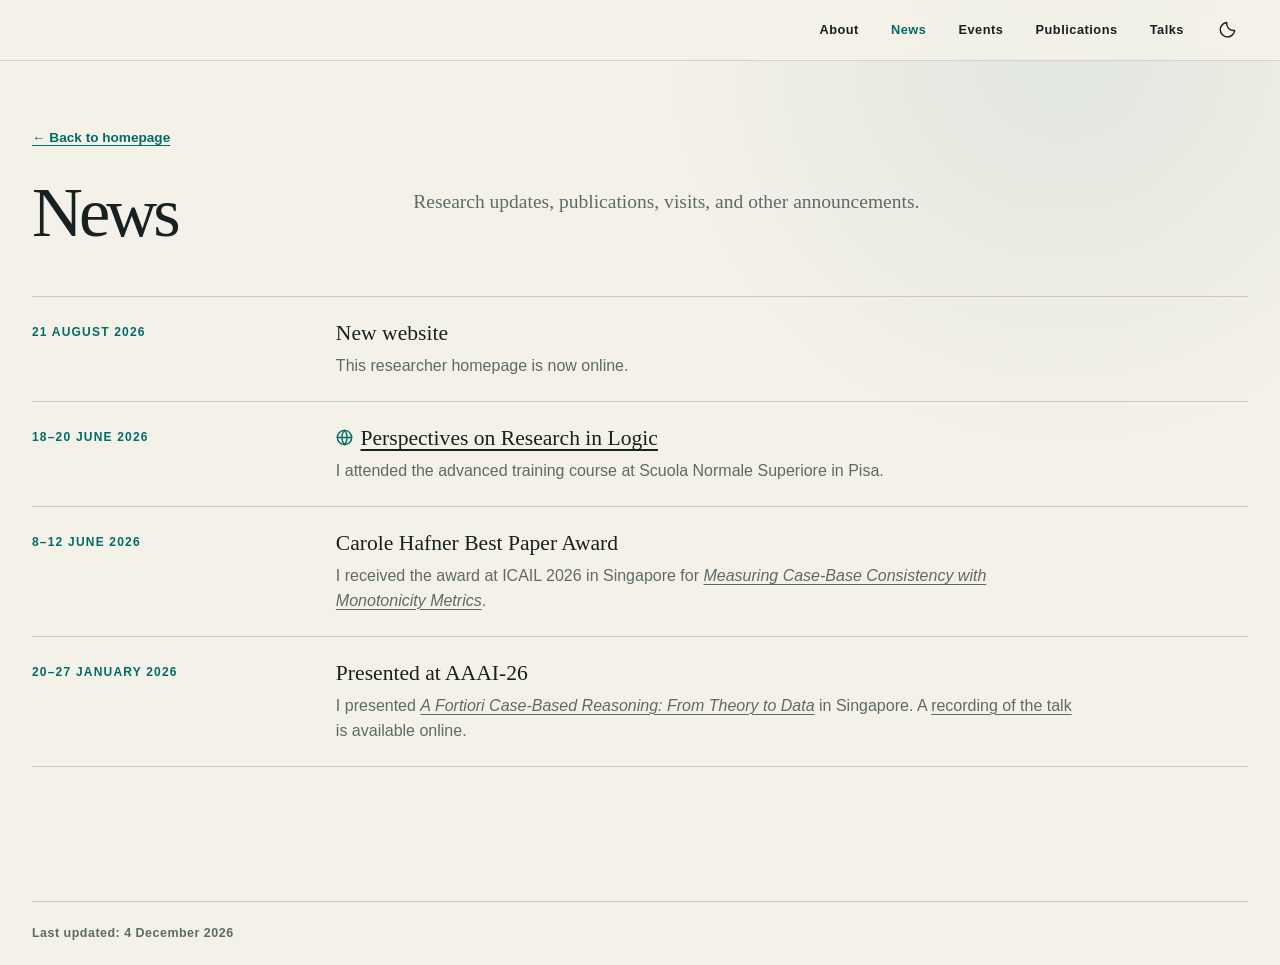
<file: news.html>
<!doctype html>
<html lang="en">
  <head>
    <meta charset="utf-8">
    <meta name="viewport" content="width=device-width, initial-scale=1">
    <meta name="theme-color" content="#f4f1e9">
    <meta name="description" content="News and research updates from Wijnand van Woerkom.">
    <title>News — Wijnand van Woerkom</title>
    <link rel="icon" href="favicon.ico?v=1" sizes="16x16 32x32 48x48 64x64">
    <link rel="icon" href="assets/icons/favicon.svg?v=13" type="image/svg+xml" sizes="any">
    <link rel="icon" href="assets/icons/favicon-32.png?v=13" sizes="32x32" type="image/png">
    <link rel="apple-touch-icon" href="assets/icons/apple-touch-icon.png?v=13">
    <script src="scripts/theme.js?v=1"></script>
    <link rel="stylesheet" href="styles.css?v=20">
    <script src="scripts/site.js?v=14" defer></script>
    <!-- Cloudflare Web Analytics -->
    <script
      type="module"
      src="https://static.cloudflareinsights.com/beacon.min.js"
      data-cf-beacon='{"token":"e0fe1af6a7254c2898507b56984e4957"}'
    ></script>
    <!-- End Cloudflare Web Analytics -->
  </head>
  <body>
    <a class="skip-link" href="#main-content">Skip to main content</a>

    <header class="site-header">
      <div class="header-inner">
        <nav aria-label="Primary navigation">
          <a href="index.html#about">About</a>
          <a href="news.html" aria-current="page">News</a>
          <a href="events.html">Events</a>
          <a href="index.html#publications">Publications</a>
          <a href="index.html#talks">Talks</a>
        </nav>
        <button class="theme-toggle" type="button" data-theme-toggle aria-label="Switch to dark mode" title="Switch to dark mode" hidden>
          <svg class="theme-icon-moon" viewBox="0 0 24 24" aria-hidden="true" focusable="false">
            <path d="M20.8 13.1A9 9 0 0 1 10.9 3.2a9 9 0 1 0 9.9 9.9Z"></path>
          </svg>
          <svg class="theme-icon-sun" viewBox="0 0 24 24" aria-hidden="true" focusable="false">
            <circle cx="12" cy="12" r="4"></circle>
            <path d="M12 2v2M12 20v2M2 12h2M20 12h2M4.93 4.93l1.42 1.42M17.65 17.65l1.42 1.42M4.93 19.07l1.42-1.42M17.65 6.35l1.42-1.42"></path>
          </svg>
        </button>
      </div>
    </header>

    <main class="listing-page" id="main-content">
      <a class="back-link" href="index.html#news"><span aria-hidden="true">←</span> Back to homepage</a>
      <header class="listing-intro">
        <h1>News</h1>
        <p>Research updates, publications, visits, and other announcements.</p>
      </header>

      <ol class="archive-list">
        <!-- Add new entries at the top and copy the first three to index.html. -->
        <li>
          <time datetime="2026-08-21">21 August 2026</time>
          <div>
            <h2>New website</h2>
            <p>This researcher homepage is now online.</p>
          </div>
        </li>
        <li>
          <time datetime="2026-06-18">18–20 June 2026</time>
          <div>
            <h2><a href="https://www.sns.it/it/evento/perspectives-research-logic">Perspectives on Research in Logic</a></h2>
            <p>I attended the advanced training course at Scuola Normale Superiore in Pisa.</p>
          </div>
        </li>
        <li>
          <time datetime="2026-06-08">8–12 June 2026</time>
          <div>
            <h2>Carole Hafner Best Paper Award</h2>
            <p>
              I received the award at ICAIL 2026 in Singapore for
              <a href="assets/documents/publications/woerkom2026measuringcasebase.pdf"><em>Measuring Case-Base Consistency with Monotonicity Metrics</em></a>.
            </p>
          </div>
        </li>
        <li>
          <time datetime="2026-01-20">20–27 January 2026</time>
          <div>
            <h2>Presented at AAAI-26</h2>
            <p>
              I presented
              <a href="https://doi.org/10.1613/jair.1.15178"><em>A Fortiori Case-Based Reasoning: From Theory to Data</em></a>
              in Singapore. A <a href="https://underline.io/lecture/143547-a-fortiori-case-based-reasoning-from-theory-to-data">recording of the talk</a> is available online.
            </p>
          </div>
        </li>
      </ol>
    </main>

    <footer class="site-footer">
      <p>Last updated: <time data-last-updated>recently</time></p>
    </footer>
  </body>
</html>
</file>
<file: styles.css>
:root {
  --ink: #17211f;
  --muted: #5e6a66;
  --paper: #f4f1e9;
  --accent: #006c66;
  --accent-soft: #c9dcd7;
  --line: #cbc8be;
  --accent-glow: rgb(0 108 102 / 8%);
  --header-background: rgb(244 241 233 / 92%);
  --header-line: rgb(23 33 31 / 14%);
  --surface-hover: rgb(255 255 255 / 48%);
  --content-width: 76rem;
  --section-padding: clamp(2.5rem, 4.5vw, 3.5rem);
  color-scheme: light;
  color: var(--ink);
  background: var(--paper);
  font-family: Inter, ui-sans-serif, -apple-system, BlinkMacSystemFont, "Segoe UI", sans-serif;
  font-synthesis: none;
  text-rendering: optimizeLegibility;
}

:root[data-theme="dark"] {
  --ink: #e8e6de;
  --muted: #adb9b2;
  --paper: #18211f;
  --accent: #7bc9bc;
  --accent-soft: #29463f;
  --line: #394640;
  --accent-glow: rgb(123 201 188 / 6%);
  --header-background: rgb(24 33 31 / 92%);
  --header-line: rgb(232 230 222 / 14%);
  --surface-hover: rgb(123 201 188 / 8%);
  color-scheme: dark;
}

*,
*::before,
*::after {
  box-sizing: border-box;
}

html {
  scroll-behavior: smooth;
}

[id] {
  scroll-margin-top: 4.75rem;
}

body {
  min-width: 18rem;
  margin: 0;
  background:
    radial-gradient(circle at 83% 5%, var(--accent-glow), transparent 25rem),
    var(--paper);
  color: var(--ink);
  line-height: 1.55;
}

img {
  display: block;
  height: auto;
  max-width: 100%;
}

button,
input,
textarea,
select {
  font: inherit;
}

a {
  color: inherit;
  text-decoration-thickness: 0.08em;
  text-underline-offset: 0.2em;
}

a:hover {
  color: var(--accent);
}

a:focus-visible,
button:focus-visible {
  border-radius: 0.15rem;
  outline: 0.2rem solid var(--accent);
  outline-offset: 0.25rem;
}

.skip-link {
  position: fixed;
  z-index: 20;
  top: 0.75rem;
  left: 0.75rem;
  padding: 0.65rem 0.9rem;
  transform: translateY(-200%);
  background: var(--ink);
  color: var(--paper);
}

.skip-link:focus {
  transform: translateY(0);
}

.site-header {
  position: sticky;
  z-index: 10;
  top: 0;
  border-bottom: 1px solid var(--header-line);
  background: var(--header-background);
  backdrop-filter: blur(0.75rem);
}

.header-inner,
.hero,
.split-section,
.content-section,
.listing-page,
.site-footer {
  width: min(calc(100% - 3rem), var(--content-width));
  margin-inline: auto;
}

.header-inner {
  display: flex;
  min-height: 3.75rem;
  align-items: center;
  justify-content: flex-end;
  gap: clamp(0.5rem, 2vw, 1.5rem);
}

nav {
  display: flex;
  min-width: 0;
  align-items: center;
  gap: clamp(0.8rem, 2.5vw, 2rem);
  font-size: 0.8rem;
  font-weight: 650;
  letter-spacing: 0.04em;
}

nav a {
  text-decoration: none;
}

nav a[aria-current="page"] {
  color: var(--accent);
}

.theme-toggle {
  display: none;
  flex: 0 0 auto;
  width: 2.5rem;
  height: 2.5rem;
  padding: 0;
  border: 0;
  border-radius: 50%;
  place-items: center;
  background: transparent;
  color: var(--ink);
  cursor: pointer;
  transition: color 160ms ease, background-color 160ms ease;
}

.theme-toggle:not([hidden]) {
  display: inline-grid;
}

.theme-toggle:hover {
  background: var(--surface-hover);
  color: var(--accent);
}

.theme-toggle svg {
  width: 1.2rem;
  height: 1.2rem;
  fill: none;
  stroke: currentColor;
  stroke-width: 1.8;
  stroke-linecap: round;
  stroke-linejoin: round;
}

.theme-toggle .theme-icon-sun,
:root[data-theme="dark"] .theme-toggle .theme-icon-moon {
  display: none;
}

:root[data-theme="dark"] .theme-toggle .theme-icon-sun {
  display: block;
}

.hero {
  display: grid;
  grid-template-columns: minmax(0, 1.45fr) minmax(16rem, 0.65fr);
  align-items: center;
  gap: clamp(2.5rem, 6vw, 6rem);
  padding-block: clamp(3.25rem, 6vw, 5rem);
}

.hero-copy {
  max-width: 49rem;
}

.entry-type,
.entry-date,
.preview-list time,
.archive-list time {
  color: var(--accent);
  font-size: 0.75rem;
  font-weight: 750;
  letter-spacing: 0.1em;
  text-transform: uppercase;
}

h1,
h2,
h3,
p {
  overflow-wrap: break-word;
}

h1,
h2 {
  font-family: Georgia, "Times New Roman", serif;
  font-weight: 400;
}

h1 {
  max-width: 11ch;
  margin: 0;
  font-size: clamp(2.8rem, 5.4vw, 4.5rem);
  letter-spacing: -0.055em;
  line-height: 0.92;
}

.name-heading {
  min-height: 1.84em;
  max-width: none;
}

.name-part {
  display: flex;
  width: max-content;
  min-height: 0.92em;
  align-items: center;
  gap: 0.35rem;
}

.name-toggle {
  flex: 0 0 auto;
  margin: 0;
  padding: 0;
  border: 0;
  background: transparent;
  color: inherit;
  cursor: pointer;
  font-family: inherit;
  font-size: inherit;
  font-weight: inherit;
  letter-spacing: inherit;
  line-height: inherit;
  text-align: left;
}

.name-ipa {
  display: none;
  white-space: nowrap;
}

.name-part.is-expanded .name-standard {
  display: none;
}

.name-part.is-expanded .name-ipa {
  display: inline;
}

.pronunciation-play {
  display: none;
  width: 1.8rem;
  height: 1.8rem;
  padding: 0.3rem;
  border: 1px solid var(--line);
  border-radius: 50%;
  place-items: center;
  background: transparent;
  color: var(--accent);
  cursor: pointer;
  transition: border-color 160ms ease, background-color 160ms ease, color 160ms ease;
}

.pronunciation-play:not([hidden]) {
  display: inline-grid;
}

.pronunciation-play:hover,
.pronunciation-play.is-playing {
  border-color: var(--accent);
  background: var(--accent);
  color: var(--paper);
}

.pronunciation-play svg {
  width: 100%;
  height: 100%;
  overflow: visible;
  fill: currentColor;
  stroke: currentColor;
  stroke-width: 1.8;
  stroke-linecap: round;
  stroke-linejoin: round;
}

.pronunciation-play svg path:first-child {
  stroke: none;
}

.name-heading audio {
  display: none;
}

.role {
  max-width: 41rem;
  margin: 1.25rem 0 0;
  color: var(--accent);
  font-size: clamp(0.98rem, 1.5vw, 1.1rem);
  font-weight: 650;
  line-height: 1.45;
}

.introduction {
  max-width: 43rem;
  margin: 1rem 0 0;
  color: var(--muted);
  font-family: Georgia, "Times New Roman", serif;
  font-size: clamp(1.05rem, 1.6vw, 1.22rem);
  line-height: 1.55;
}

.profile-links {
  display: flex;
  flex-wrap: wrap;
  gap: 0.55rem;
  margin: 1.5rem 0 0;
  padding: 0;
  list-style: none;
}

.profile-links a {
  display: inline-flex;
  gap: 0.45rem;
  align-items: center;
  padding: 0.48rem 0.72rem;
  border: 1px solid var(--line);
  border-radius: 100vmax;
  font-size: 0.8rem;
  font-weight: 650;
  text-decoration: none;
  transition: border-color 160ms ease, background-color 160ms ease;
}

.profile-links a:hover {
  border-color: var(--accent);
  background: var(--surface-hover);
}

.portrait-wrap {
  position: relative;
  width: 100%;
  max-width: 19rem;
  margin: 0 0.75rem 0 0;
  justify-self: end;
}

.portrait-accent {
  position: absolute;
  inset: 0.75rem -0.75rem -0.75rem 0.75rem;
  border: 1px solid var(--accent);
}

.portrait {
  position: relative;
  width: 100%;
  aspect-ratio: 4 / 5;
  object-fit: cover;
}

.split-section {
  --split-gap: clamp(1.25rem, 2.5vw, 2rem);
  display: grid;
  grid-template-columns: repeat(2, minmax(0, 1fr));
  border-top: 1px solid var(--line);
}

.split-panel {
  display: grid;
  grid-template-columns: max-content minmax(0, 1fr);
  gap: var(--split-gap);
  align-items: start;
  min-width: 0;
  padding-block: var(--section-padding);
}

.split-panel:first-child {
  padding-right: var(--split-gap);
}

.split-panel + .split-panel {
  padding-left: var(--split-gap);
  border-left: 1px solid var(--line);
}

h2 {
  margin: 0;
  font-size: clamp(1.875rem, 3.55vw, 2.9rem);
  letter-spacing: -0.05em;
  line-height: 1;
}

h3 {
  margin: 0;
  font-family: Georgia, "Times New Roman", serif;
  font-size: clamp(1.05rem, 1.8vw, 1.32rem);
  font-weight: 500;
  line-height: 1.3;
}

.preview-list h3 > a::before,
.archive-list h2 > a::before {
  display: inline-block;
  width: 0.78em;
  height: 0.78em;
  margin-right: 0.36em;
  background: var(--accent);
  content: "";
  mask: url("data:image/svg+xml,%3Csvg xmlns='http://www.w3.org/2000/svg' viewBox='0 0 24 24' fill='none' stroke='black' stroke-width='2' stroke-linecap='round' stroke-linejoin='round'%3E%3Ccircle cx='12' cy='12' r='10'/%3E%3Cpath d='M2 12h20M12 2a15.3 15.3 0 0 1 0 20M12 2a15.3 15.3 0 0 0 0 20'/%3E%3C/svg%3E") center / contain no-repeat;
  vertical-align: -0.04em;
  -webkit-mask: url("data:image/svg+xml,%3Csvg xmlns='http://www.w3.org/2000/svg' viewBox='0 0 24 24' fill='none' stroke='black' stroke-width='2' stroke-linecap='round' stroke-linejoin='round'%3E%3Ccircle cx='12' cy='12' r='10'/%3E%3Cpath d='M2 12h20M12 2a15.3 15.3 0 0 1 0 20M12 2a15.3 15.3 0 0 0 0 20'/%3E%3C/svg%3E") center / contain no-repeat;
}

.preview-list,
.archive-list,
.event-list,
.publication-list {
  margin: 0;
  padding: 0;
  list-style: none;
}

.preview-list li {
  padding-block: 1rem;
  border-bottom: 1px solid var(--line);
}

.preview-list li:first-child {
  padding-top: 0;
}

.preview-list li:last-child {
  padding-bottom: 0;
  border-bottom: 0;
}

.preview-list time,
.preview-list .entry-date {
  display: block;
  margin: 0 0 0.4rem;
}

.preview-list p:not(.entry-date) {
  margin: 0.35rem 0 0;
  color: var(--muted);
}

.text-link {
  display: inline-block;
  margin-top: 1.15rem;
  color: var(--accent);
  font-weight: 700;
}

.content-section {
  display: grid;
  grid-template-columns: minmax(10rem, 0.32fr) minmax(0, 1fr);
  gap: clamp(2rem, 5.5vw, 5.5rem);
  padding-block: var(--section-padding);
  border-top: 1px solid var(--line);
}

.section-heading {
  align-self: start;
}

.section-heading h2 {
  max-width: 9ch;
}

.section-content {
  position: relative;
  min-width: 0;
}

.publication-list {
  counter-reset: publication;
}

.publication-list li {
  position: relative;
  padding: 0 0 1.5rem 3.25rem;
  counter-increment: publication;
}

.publication-list li + li {
  padding-top: 1.5rem;
  border-top: 1px solid var(--line);
}

.publication-list li::before {
  position: absolute;
  top: 0;
  left: 0;
  color: var(--accent);
  content: counter(publication, decimal-leading-zero);
  font-family: Georgia, "Times New Roman", serif;
  font-size: 1.15rem;
}

.publication-list li + li::before {
  top: 1.5rem;
}

.publication-list.is-collapsed > li:nth-child(n + 6) {
  display: none;
}

.publication-list > li:last-child,
.publication-list.is-collapsed > li:nth-child(5) {
  padding-bottom: 0;
}

.publication-list > li:last-child .entry-links,
.publication-list.is-collapsed > li:nth-child(5) .entry-links {
  padding-right: 2.5rem;
}

.event-list.is-collapsed > li:nth-child(n + 6) {
  display: none;
}

.entry-type {
  margin: 0 0 0.35rem;
}

.authors,
.citation {
  margin: 0.45rem 0 0;
  color: var(--muted);
}

.authors a {
  color: var(--ink);
}

.entry-links {
  display: flex;
  flex-wrap: wrap;
  gap: 0.5rem 0.85rem;
  align-items: center;
  margin: 0.65rem 0 0;
  font-size: 0.76rem;
  font-weight: 750;
  letter-spacing: 0.075em;
  text-transform: uppercase;
}

.entry-links a {
  color: var(--accent);
}

.award-badge {
  display: inline-flex;
  align-items: center;
  padding: 0.18rem 0.5rem;
  border: 1px solid var(--accent);
  border-radius: 100vmax;
  color: var(--accent);
  font-size: 0.68rem;
  letter-spacing: 0.055em;
}

.award-badge-secondary {
  border-color: var(--line);
  color: var(--muted);
}

.publication-toggle {
  position: absolute;
  right: 0;
  bottom: 0;
  display: grid;
  width: 2rem;
  height: 2rem;
  padding: 0;
  border: 1px solid var(--accent);
  border-radius: 50%;
  background: transparent;
  color: var(--accent);
  cursor: pointer;
  font-size: 1.25rem;
  line-height: 1;
  place-items: center;
}

.toggle-icon {
  width: 1rem;
  height: 1rem;
  fill: none;
  stroke: currentColor;
  stroke-linecap: round;
  stroke-linejoin: round;
  stroke-width: 2.6;
  transition: transform 160ms ease;
}

.publication-toggle[aria-expanded="true"] .toggle-icon {
  transform: rotate(180deg);
}

.publication-toggle:hover {
  background: var(--accent);
  color: var(--paper);
}

.event-list li {
  display: grid;
  grid-template-columns: 6rem minmax(0, 1fr);
  gap: 1.25rem;
  padding-block: 1.1rem;
  border-bottom: 1px solid var(--line);
}

.event-list li:first-child {
  padding-top: 0.25rem;
}

.event-list > li:last-child,
.event-list.is-collapsed > li:nth-child(5) {
  padding-bottom: 0;
  border-bottom: 0;
}

.event-list > li:last-child > div > :last-child,
.event-list.is-collapsed > li:nth-child(5) > div > :last-child {
  padding-right: 2.5rem;
}

.event-list p:not(.entry-date) {
  margin: 0.35rem 0 0;
  color: var(--muted);
}

.event-list .entry-date {
  margin: 0.2rem 0 0;
  white-space: nowrap;
}

.event-list .recording-link {
  color: var(--accent);
}

.listing-page {
  min-height: calc(100svh - 3.75rem);
  padding-block: clamp(2.5rem, 5vw, 4.5rem);
}

.back-link {
  display: inline-block;
  margin-bottom: 2rem;
  color: var(--accent);
  font-size: 0.85rem;
  font-weight: 700;
}

.listing-intro {
  display: grid;
  grid-template-columns: minmax(11rem, 0.38fr) minmax(0, 1fr);
  gap: clamp(2rem, 5vw, 5rem);
  padding-bottom: clamp(2.5rem, 4vw, 3.5rem);
}

.listing-intro h1 {
  font-size: clamp(2.8rem, 5.5vw, 4.6rem);
}

.listing-intro p {
  max-width: 39rem;
  margin: 0.45rem 0 0;
  color: var(--muted);
  font-family: Georgia, "Times New Roman", serif;
  font-size: clamp(1.05rem, 1.7vw, 1.22rem);
}

.archive-list {
  border-top: 1px solid var(--line);
}

.archive-list li {
  display: grid;
  grid-template-columns: minmax(8rem, 0.27fr) minmax(0, 1fr);
  gap: clamp(1.5rem, 4.5vw, 4.5rem);
  padding-block: 1.4rem;
  border-bottom: 1px solid var(--line);
}

.archive-list h2 {
  font-size: clamp(1.1rem, 1.8vw, 1.35rem);
  font-weight: 500;
  letter-spacing: 0;
  line-height: 1.3;
}

.archive-list time,
.archive-list .entry-date {
  margin: 0.25rem 0 0;
}

.archive-list p:not(.entry-date) {
  max-width: 46rem;
  margin: 0.4rem 0 0;
  color: var(--muted);
}

.site-footer {
  display: flex;
  align-items: center;
  justify-content: flex-start;
  min-height: 4rem;
  border-top: 1px solid var(--line);
  color: var(--muted);
  font-size: 0.78rem;
  font-weight: 650;
  letter-spacing: 0.04em;
}

.site-footer p {
  margin: 0;
}

@media (max-width: 760px) {
  .header-inner,
  .hero,
  .split-section,
  .content-section,
  .listing-page,
  .site-footer {
    width: min(calc(100% - 2rem), var(--content-width));
  }

  .site-header {
    position: static;
  }

  .header-inner {
    min-height: 0;
    justify-content: flex-start;
    padding-block: 0.35rem;
  }

  nav {
    overflow-x: auto;
    gap: clamp(0.5rem, 2vw, 1rem);
    padding-bottom: 0.25rem;
    scrollbar-width: thin;
  }

  nav a {
    flex: 0 0 auto;
  }

  .theme-toggle {
    margin-left: auto;
  }

  .hero {
    min-height: 0;
    grid-template-columns: 1fr;
    gap: 2.25rem;
    padding-block: 2.5rem 3.5rem;
  }

  .portrait-wrap {
    width: min(58vw, 14rem);
    order: -1;
    justify-self: start;
  }

  h1 {
    font-size: clamp(2.5rem, 10.8vw, 3.2rem);
  }

  .split-section {
    grid-template-columns: 1fr;
  }

  .split-panel:first-child,
  .split-panel + .split-panel {
    padding-inline: 0;
  }

  .split-panel + .split-panel {
    border-top: 1px solid var(--line);
    border-left: 0;
  }

  .split-panel,
  .content-section,
  .listing-intro {
    grid-template-columns: 1fr;
    gap: 1.75rem;
  }

  .section-heading h2 {
    max-width: 12ch;
  }

  .event-list li,
  .archive-list li {
    grid-template-columns: 1fr;
    gap: 0.45rem;
  }
}

@media (max-width: 440px) {
  .name-part {
    gap: 0.1rem;
  }

  .pronunciation-play {
    width: 1.5rem;
    height: 1.5rem;
    padding: 0.24rem;
  }

  .publication-list li,
  .publication-list li + li {
    padding-left: 2.6rem;
  }

  .entry-links {
    align-items: flex-start;
  }
}

@media (prefers-reduced-motion: reduce) {
  html {
    scroll-behavior: auto;
  }

  *,
  *::before,
  *::after {
    scroll-behavior: auto !important;
    transition-duration: 0.01ms !important;
  }
}

@media print {
  :root,
  :root[data-theme="dark"] {
    --ink: #17211f;
    --muted: #5e6a66;
    --paper: #fff;
    --accent: #006c66;
    --accent-soft: #c9dcd7;
    --line: #cbc8be;
    --accent-glow: transparent;
    color-scheme: light;
  }

  .site-header,
  .profile-links,
  .pronunciation-play,
  .publication-toggle,
  .skip-link {
    display: none;
  }

  .name-toggle {
    cursor: default;
  }

  .name-part.is-expanded .name-standard {
    display: inline;
  }

  .name-part.is-expanded .name-ipa {
    display: none;
  }

  .hero {
    min-height: 0;
  }

  .publication-list.is-collapsed > li:nth-child(n + 6) {
    display: list-item;
  }

  .event-list.is-collapsed > li:nth-child(n + 6) {
    display: list-item;
  }

  body {
    background: white;
  }
}
</file>
